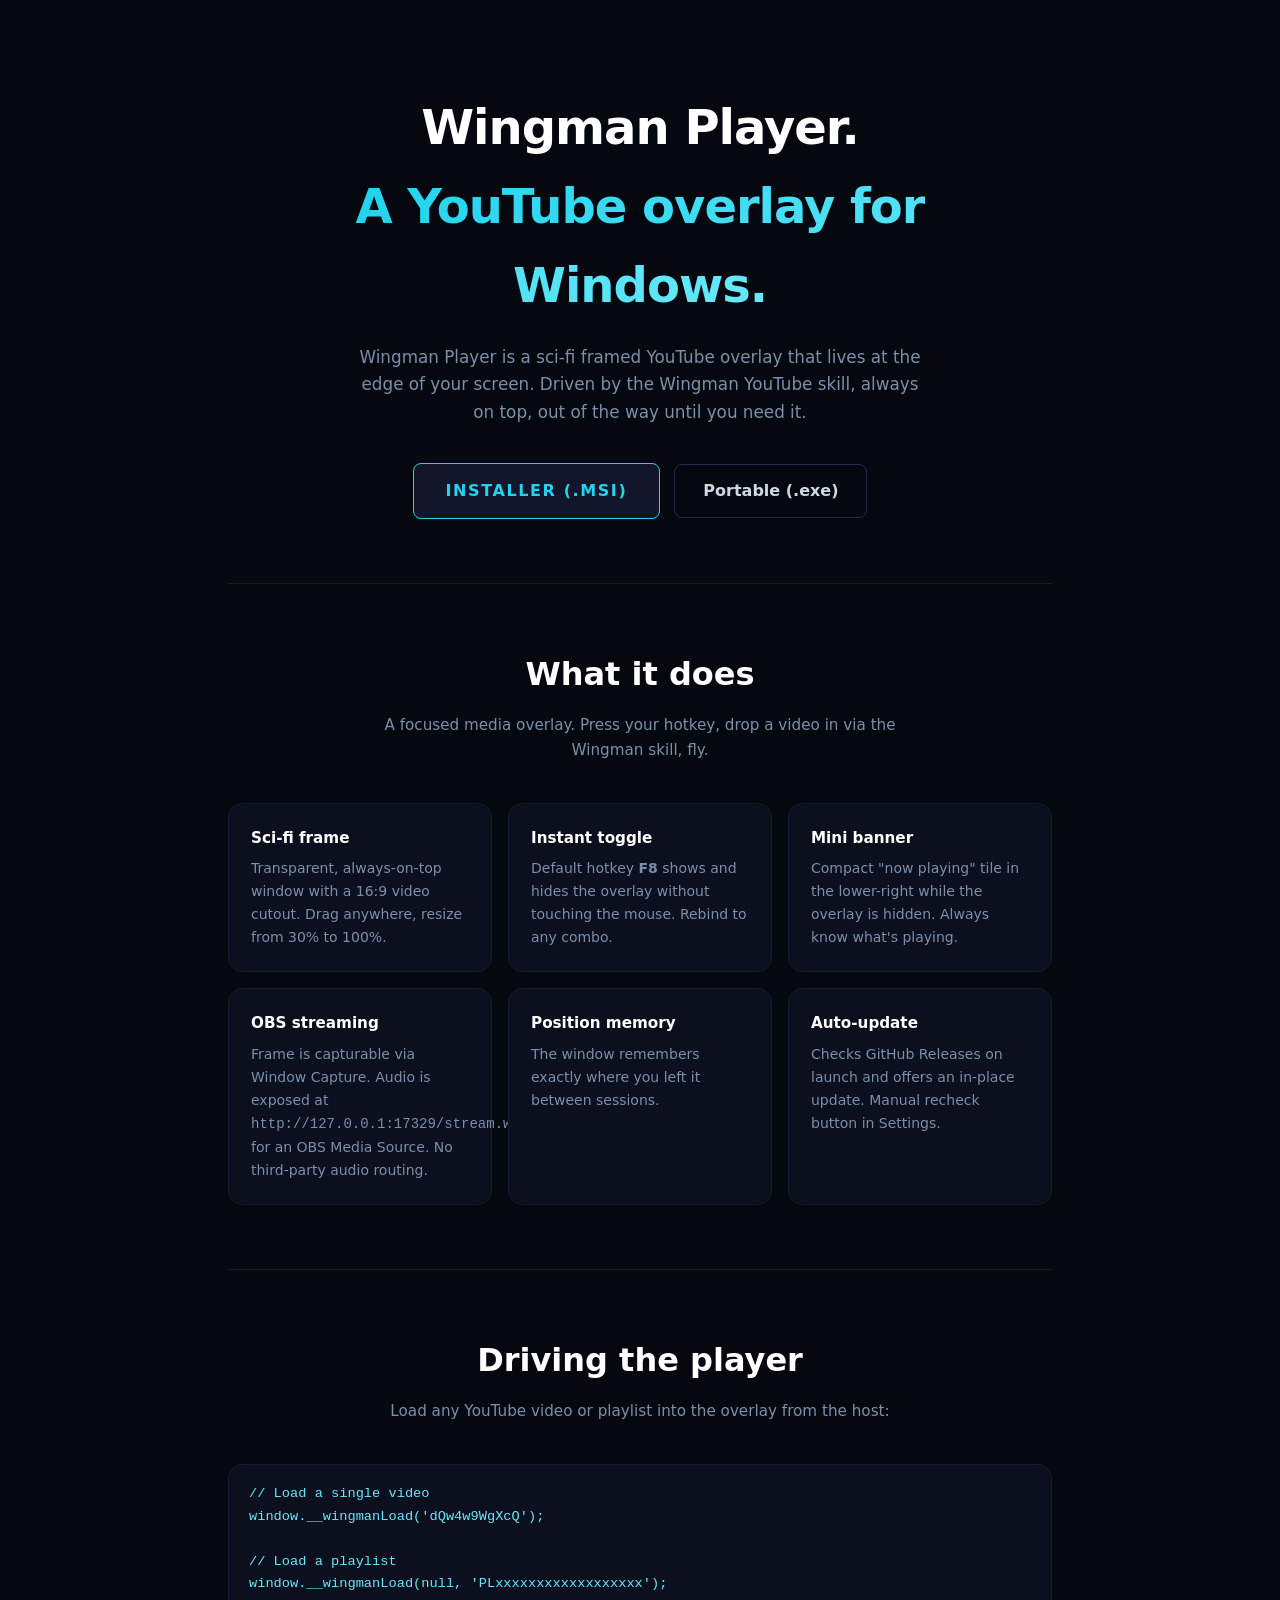
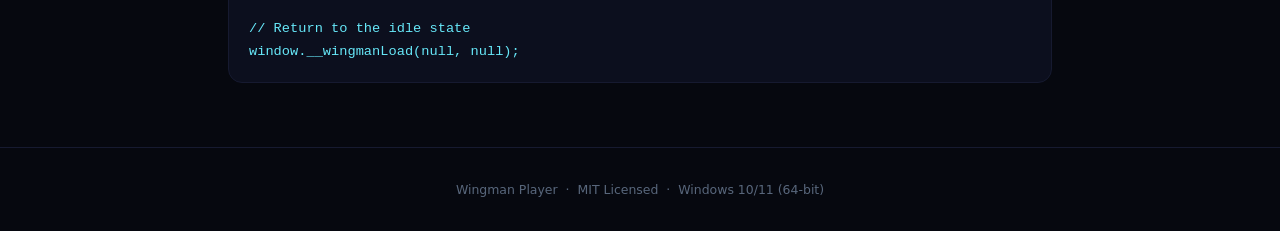
<file: docs/index.html>
<!DOCTYPE html>
<html lang="en">
<head>
  <meta charset="UTF-8" />
  <meta name="viewport" content="width=device-width, initial-scale=1.0" />
  <title>Wingman Player · A sci-fi YouTube overlay for Windows</title>
  <meta name="description" content="Wingman Player is a Windows overlay that runs a YouTube player inside a sci-fi frame at the edge of your screen, driven by the Wingman YouTube skill." />
  <style>
    *, *::before, *::after { box-sizing: border-box; margin: 0; padding: 0; }

    :root {
      --bg:           #06080f;
      --surface:      #0c0f1e;
      --surface2:     #121628;
      --surface3:     #191e38;
      --border:       #161a30;
      --border-lt:    #252d52;
      --text:         #cdd9e5;
      --text-dim:     #7b8faa;
      --accent:       #22d3ee;
      --accent-lt:    #67e8f9;
      --radius:       8px;
      --radius-lg:    14px;
    }

    html { scroll-behavior: smooth; }

    body {
      background: var(--bg);
      color: var(--text);
      font-family: "Segoe UI", system-ui, -apple-system, sans-serif;
      font-size: 16px;
      line-height: 1.65;
    }

    a { color: var(--accent); text-decoration: none; }
    a:hover { color: var(--accent-lt); text-decoration: underline; }

    .container { max-width: 880px; margin: 0 auto; padding: 0 28px; }

    .hero {
      padding: 88px 28px 64px;
      text-align: center;
    }
    .hero h1 {
      font-size: clamp(2rem, 5vw, 3rem);
      font-weight: 800;
      color: #fff;
      margin-bottom: 18px;
      letter-spacing: -1px;
    }
    .hero h1 .highlight {
      background: linear-gradient(90deg, var(--accent), var(--accent-lt));
      -webkit-background-clip: text;
      -webkit-text-fill-color: transparent;
      background-clip: text;
    }
    .hero-sub {
      font-size: 1.05rem;
      color: var(--text-dim);
      max-width: 580px;
      margin: 0 auto 36px;
    }
    .hero-actions {
      display: flex;
      align-items: center;
      justify-content: center;
      gap: 14px;
      flex-wrap: wrap;
    }
    .btn-cta {
      display: inline-flex;
      align-items: center;
      gap: 10px;
      background: var(--surface2);
      border: 1px solid var(--accent);
      color: var(--accent);
      font-weight: 700;
      font-size: 1rem;
      padding: 14px 32px;
      border-radius: var(--radius);
      letter-spacing: .1em;
      text-transform: uppercase;
      text-decoration: none;
    }
    .btn-cta:hover { background: rgba(34, 211, 238, .12); text-decoration: none; }
    .btn-secondary {
      display: inline-flex;
      align-items: center;
      gap: 9px;
      background: transparent;
      border: 1px solid var(--border-lt);
      color: var(--text);
      font-weight: 600;
      padding: 13px 28px;
      border-radius: var(--radius);
      text-decoration: none;
    }
    .btn-secondary:hover { border-color: var(--accent); color: var(--accent); text-decoration: none; }

    section { padding: 64px 0; border-top: 1px solid var(--border); }
    .section-header { text-align: center; margin-bottom: 40px; }
    .section-header h2 { font-size: clamp(1.5rem, 3vw, 2rem); color: #fff; }
    .section-header p { color: var(--text-dim); max-width: 520px; margin: 12px auto 0; font-size: 0.95rem; }

    .feature-grid {
      display: grid;
      grid-template-columns: repeat(auto-fill, minmax(240px, 1fr));
      gap: 16px;
    }
    .feature-card {
      background: var(--surface);
      border: 1px solid var(--border);
      border-radius: var(--radius-lg);
      padding: 22px;
    }
    .feature-card h3 { font-size: 0.95rem; color: #fff; margin-bottom: 6px; }
    .feature-card p { font-size: 0.875rem; color: var(--text-dim); }

    pre {
      background: var(--surface);
      border: 1px solid var(--border);
      border-radius: var(--radius-lg);
      padding: 18px 20px;
      font-family: "Consolas", "Cascadia Code", monospace;
      font-size: 0.855rem;
      overflow-x: auto;
      color: var(--accent-lt);
    }

    footer { border-top: 1px solid var(--border); padding: 32px 28px; text-align: center; }
    .footer-legal { font-size: 0.78rem; color: var(--text-dim); opacity: .7; }
  </style>
</head>
<body>

  <div class="hero">
    <div class="container">
      <h1>
        Wingman Player.<br>
        <span class="highlight">A YouTube overlay for Windows.</span>
      </h1>
      <p class="hero-sub">
        Wingman Player is a sci-fi framed YouTube overlay that lives at the edge of your screen.
        Driven by the Wingman YouTube skill, always on top, out of the way until you need it.
      </p>
      <div class="hero-actions">
        <a class="btn-cta" href="https://github.com/Diftic/Wingman-Player/releases/latest/download/Wingman-Player-Setup.msi">
          Installer (.msi)
        </a>
        <a class="btn-secondary" href="https://github.com/Diftic/Wingman-Player/releases/latest/download/Wingman-Player.exe">
          Portable (.exe)
        </a>
      </div>
    </div>
  </div>

  <div class="container">
    <section id="features">
      <div class="section-header">
        <h2>What it does</h2>
        <p>A focused media overlay. Press your hotkey, drop a video in via the Wingman skill, fly.</p>
      </div>
      <div class="feature-grid">
        <div class="feature-card">
          <h3>Sci-fi frame</h3>
          <p>Transparent, always-on-top window with a 16:9 video cutout. Drag anywhere, resize from 30% to 100%.</p>
        </div>
        <div class="feature-card">
          <h3>Instant toggle</h3>
          <p>Default hotkey <strong>F8</strong> shows and hides the overlay without touching the mouse. Rebind to any combo.</p>
        </div>
        <div class="feature-card">
          <h3>Mini banner</h3>
          <p>Compact "now playing" tile in the lower-right while the overlay is hidden. Always know what's playing.</p>
        </div>
        <div class="feature-card">
          <h3>OBS streaming</h3>
          <p>Frame is capturable via Window Capture. Audio is exposed at <code>http://127.0.0.1:17329/stream.wav</code> for an OBS Media Source. No third-party audio routing.</p>
        </div>
        <div class="feature-card">
          <h3>Position memory</h3>
          <p>The window remembers exactly where you left it between sessions.</p>
        </div>
        <div class="feature-card">
          <h3>Auto-update</h3>
          <p>Checks GitHub Releases on launch and offers an in-place update. Manual recheck button in Settings.</p>
        </div>
      </div>
    </section>

    <section id="how-it-works">
      <div class="section-header">
        <h2>Driving the player</h2>
        <p>Load any YouTube video or playlist into the overlay from the host:</p>
      </div>
      <pre>// Load a single video
window.__wingmanLoad('dQw4w9WgXcQ');

// Load a playlist
window.__wingmanLoad(null, 'PLxxxxxxxxxxxxxxxxxx');

// Return to the idle state
window.__wingmanLoad(null, null);</pre>
    </section>
  </div>

  <footer>
    <div class="container">
      <p class="footer-legal">
        Wingman Player &nbsp;·&nbsp; MIT Licensed &nbsp;·&nbsp; Windows 10/11 (64-bit)
      </p>
    </div>
  </footer>

</body>
</html>
</file>
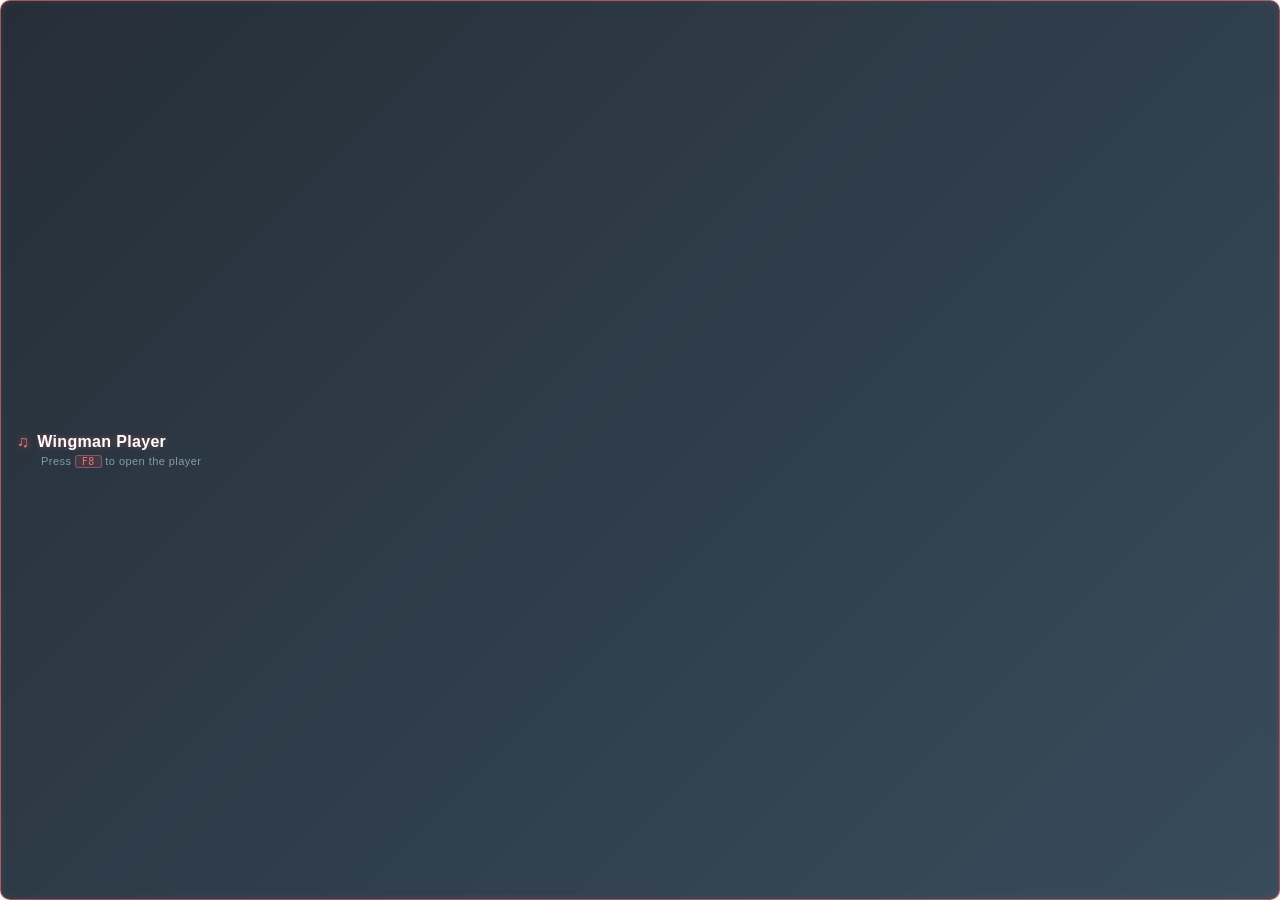
<file: src/Renderer/banner.html>
<!DOCTYPE html>
<html lang="en">
<head>
  <meta charset="UTF-8">
  <title>Wingman Banner</title>
  <link rel="stylesheet" href="banner.css">
</head>
<body>
  <div id="banner">
    <div id="banner-station">
      <span id="banner-icon">&#9835;</span>
      <span id="banner-station-name">Wingman Player</span>
    </div>
    <div id="banner-title" style="display:none"></div>
    <div id="banner-hint">
      Press <span id="banner-hotkey">F8</span> to open the player
    </div>
  </div>
  <script src="banner.js"></script>
</body>
</html>
</file>
<file: src/Renderer/banner.css>
html, body {
  margin: 0;
  padding: 0;
  width: 100%;
  height: 100%;
  background: transparent;
  font-family: 'Segoe UI', sans-serif;
  color: #fee2e2;
  user-select: none;
  -webkit-user-select: none;
  overflow: hidden;
}

#banner {
  width: 100%;
  height: 100%;
  box-sizing: border-box;
  padding: 10px 16px;
  background: linear-gradient(135deg, rgba(2, 12, 24, 0.86), rgba(0, 25, 45, 0.78));
  border: 1px solid rgba(248, 113, 113, 0.55);
  border-radius: 10px;
  box-shadow:
    0 0 14px rgba(248, 113, 113, 0.30),
    inset 0 0 8px rgba(248, 113, 113, 0.10);
  display: flex;
  flex-direction: column;
  justify-content: center;
  gap: 4px;
}

#banner-station {
  display: flex;
  align-items: center;
  gap: 8px;
  font-size: 16px;
  font-weight: 600;
  letter-spacing: 0.02em;
  color: #ffffff;
  white-space: nowrap;
  overflow: hidden;
  text-shadow: 0 0 6px rgba(248, 113, 113, 0.45);
}

#banner-icon {
  color: #f87171;
  font-size: 16px;
  flex: 0 0 auto;
  text-shadow: 0 0 6px rgba(248, 113, 113, 0.7);
}

#banner-station-name {
  flex: 1 1 auto;
  overflow: hidden;
  text-overflow: ellipsis;
}

#banner-title {
  font-size: 13px;
  color: rgba(207, 238, 250, 0.92);
  white-space: nowrap;
  overflow: hidden;
  text-overflow: ellipsis;
  padding-left: 24px;
}

#banner-hint {
  font-size: 11px;
  color: rgba(207, 238, 250, 0.55);
  letter-spacing: 0.04em;
  white-space: nowrap;
  overflow: hidden;
  text-overflow: ellipsis;
  padding-left: 24px;
}

#banner-hotkey {
  display: inline-block;
  padding: 0 6px;
  background: rgba(248, 113, 113, 0.10);
  border: 1px solid rgba(248, 113, 113, 0.45);
  border-radius: 3px;
  color: #f87171;
  font-family: 'Consolas', monospace;
  font-size: 10px;
  letter-spacing: 0.05em;
}
</file>
